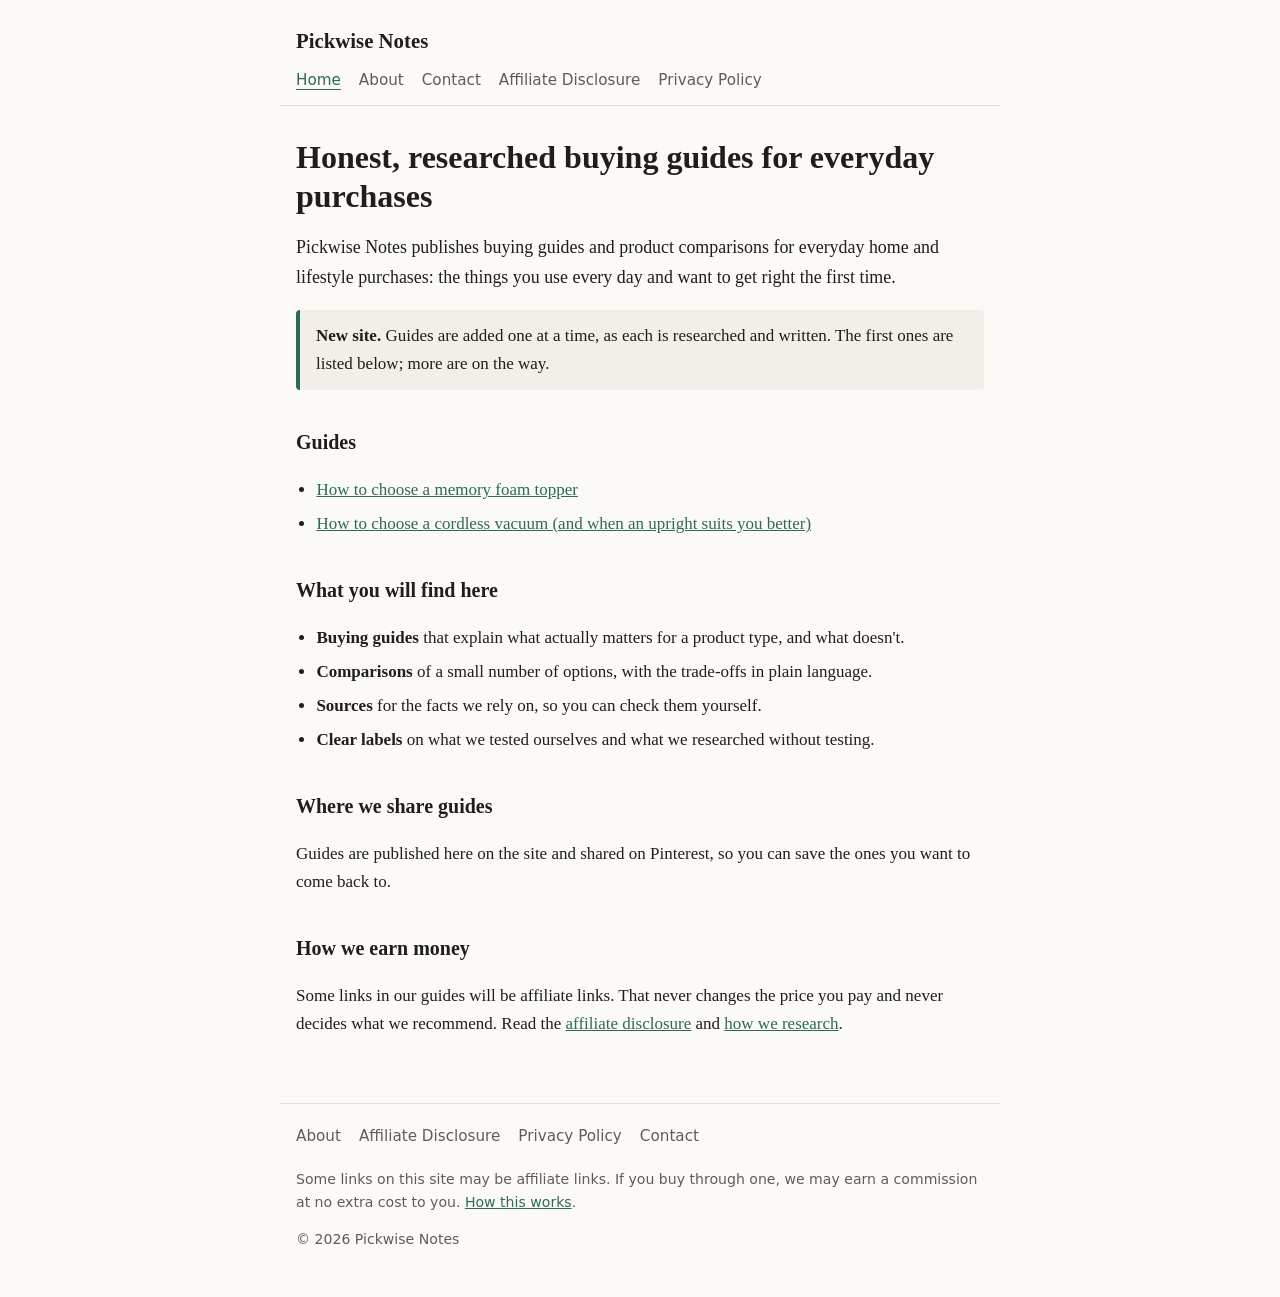
<file: index.html>
<!doctype html>
<html lang="en">
<head>
<meta charset="utf-8">
<meta name="viewport" content="width=device-width, initial-scale=1">
<title>Pickwise Notes: honest buying guides for everyday purchases</title>
<meta name="description" content="Honest, researched buying guides and comparisons for everyday home and lifestyle purchases.">
<meta name="p:domain_verify" content="fe6a9e7fad22f0411eff3d90922be189"/>
<link rel="icon" href="favicon.ico" sizes="any">
<link rel="icon" type="image/png" sizes="32x32" href="favicon-32.png">
<link rel="apple-touch-icon" href="apple-touch-icon.png">
<link rel="manifest" href="site.webmanifest">
<meta name="theme-color" content="#2f6f5e">
<link rel="stylesheet" href="style.css">
<link rel="canonical" href="https://pickwisenotes.com/">
</head>
<body>
<header class="site-header">
  <a class="brand" href="index.html">Pickwise Notes</a>
  <nav aria-label="Main">
    <a href="index.html" aria-current="page">Home</a>
    <a href="about.html">About</a>
    <a href="contact.html">Contact</a>
    <a href="disclosure.html">Affiliate Disclosure</a>
    <a href="privacy.html">Privacy Policy</a>
  </nav>
</header>
<main>
<section class="hero">
  <h1>Honest, researched buying guides for everyday purchases</h1>
  <p class="lead">Pickwise Notes publishes buying guides and product comparisons for everyday home and
  lifestyle purchases: the things you use every day and want to get right the first time.</p>
</section>
<p class="notice"><strong>New site.</strong> Guides are added one at a time, as each is researched and
written. The first ones are listed below; more are on the way.</p>
<h2>Guides</h2>
<ul class="guides">
<!-- guides:start -->
  <li><a href="how-to-choose-a-memory-foam-topper.html">How to choose a memory foam topper</a></li>
  <li><a href="how-to-choose-a-cordless-vacuum-and-when-an-upright-suits-you-better.html">How to choose a cordless vacuum (and when an upright suits you better)</a></li>
<!-- guides:end -->
</ul>
<h2>What you will find here</h2>
<ul>
  <li><strong>Buying guides</strong> that explain what actually matters for a product type, and what doesn't.</li>
  <li><strong>Comparisons</strong> of a small number of options, with the trade-offs in plain language.</li>
  <li><strong>Sources</strong> for the facts we rely on, so you can check them yourself.</li>
  <li><strong>Clear labels</strong> on what we tested ourselves and what we researched without testing.</li>
</ul>
<h2>Where we share guides</h2>
<p>Guides are published here on the site and shared on Pinterest, so you can save the ones you want
to come back to.</p>
<h2>How we earn money</h2>
<p>Some links in our guides will be affiliate links. That never changes the price you pay and never
decides what we recommend. Read the <a href="disclosure.html">affiliate disclosure</a> and
<a href="about.html">how we research</a>.</p>
</main>
<footer class="site-footer">
  <nav aria-label="Footer">
    <a href="about.html">About</a>
    <a href="disclosure.html">Affiliate Disclosure</a>
    <a href="privacy.html">Privacy Policy</a>
    <a href="contact.html">Contact</a>
  </nav>
  <p>Some links on this site may be affiliate links. If you buy through one, we may earn a commission
  at no extra cost to you. <a href="disclosure.html">How this works</a>.</p>
  <p>&copy; 2026 Pickwise Notes</p>
</footer>
</body>
</html>
</file>
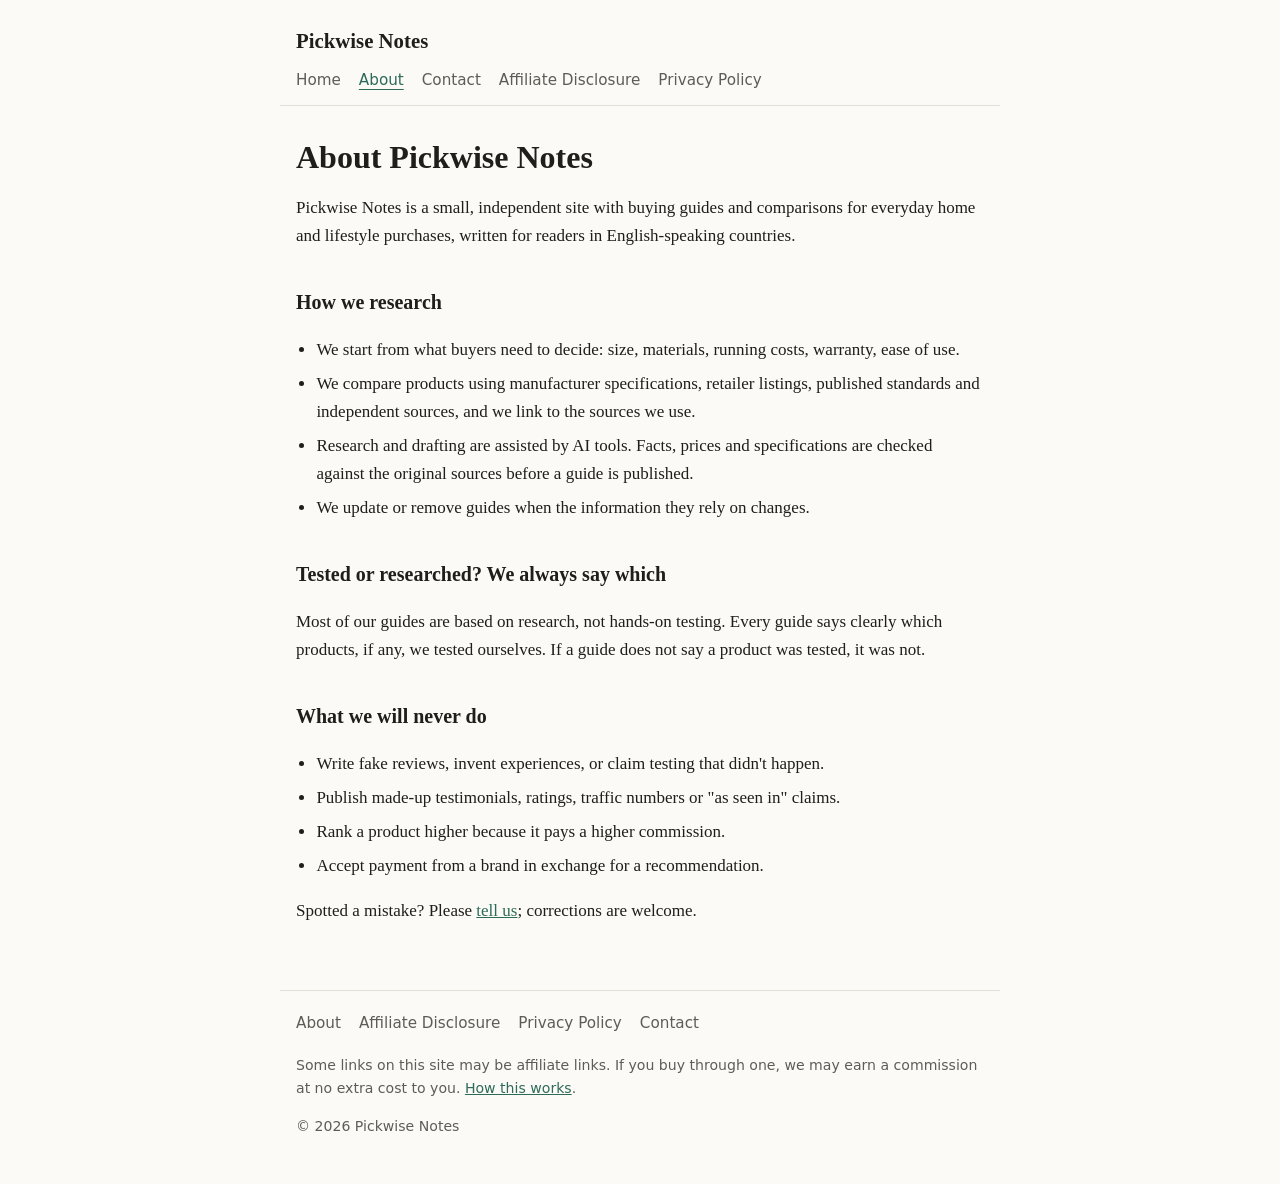
<file: about.html>
<!doctype html>
<html lang="en">
<head>
<meta charset="utf-8">
<meta name="viewport" content="width=device-width, initial-scale=1">
<title>About | Pickwise Notes</title>
<meta name="description" content="How Pickwise Notes researches buying guides, and what we will never do.">
<meta name="p:domain_verify" content="fe6a9e7fad22f0411eff3d90922be189"/>
<link rel="icon" href="favicon.ico" sizes="any">
<link rel="icon" type="image/png" sizes="32x32" href="favicon-32.png">
<link rel="apple-touch-icon" href="apple-touch-icon.png">
<link rel="manifest" href="site.webmanifest">
<meta name="theme-color" content="#2f6f5e">
<link rel="stylesheet" href="style.css">
<link rel="canonical" href="https://pickwisenotes.com/about.html">
</head>
<body>
<header class="site-header">
  <a class="brand" href="index.html">Pickwise Notes</a>
  <nav aria-label="Main">
    <a href="index.html">Home</a>
    <a href="about.html" aria-current="page">About</a>
    <a href="contact.html">Contact</a>
    <a href="disclosure.html">Affiliate Disclosure</a>
    <a href="privacy.html">Privacy Policy</a>
  </nav>
</header>
<main>
<h1>About Pickwise Notes</h1>
<p>Pickwise Notes is a small, independent site with buying guides and comparisons for everyday home and
lifestyle purchases, written for readers in English-speaking countries.</p>
<h2>How we research</h2>
<ul>
  <li>We start from what buyers need to decide: size, materials, running costs, warranty, ease of use.</li>
  <li>We compare products using manufacturer specifications, retailer listings, published standards
  and independent sources, and we link to the sources we use.</li>
  <li>Research and drafting are assisted by AI tools. Facts, prices and specifications are checked
  against the original sources before a guide is published.</li>
  <li>We update or remove guides when the information they rely on changes.</li>
</ul>
<h2>Tested or researched? We always say which</h2>
<p>Most of our guides are based on research, not hands-on testing. Every guide says clearly which
products, if any, we tested ourselves. If a guide does not say a product was tested, it was not.</p>
<h2>What we will never do</h2>
<ul>
  <li>Write fake reviews, invent experiences, or claim testing that didn't happen.</li>
  <li>Publish made-up testimonials, ratings, traffic numbers or "as seen in" claims.</li>
  <li>Rank a product higher because it pays a higher commission.</li>
  <li>Accept payment from a brand in exchange for a recommendation.</li>
</ul>
<p>Spotted a mistake? Please <a href="contact.html">tell us</a>; corrections are welcome.</p>
</main>
<footer class="site-footer">
  <nav aria-label="Footer">
    <a href="about.html">About</a>
    <a href="disclosure.html">Affiliate Disclosure</a>
    <a href="privacy.html">Privacy Policy</a>
    <a href="contact.html">Contact</a>
  </nav>
  <p>Some links on this site may be affiliate links. If you buy through one, we may earn a commission
  at no extra cost to you. <a href="disclosure.html">How this works</a>.</p>
  <p>&copy; 2026 Pickwise Notes</p>
</footer>
</body>
</html>
</file>
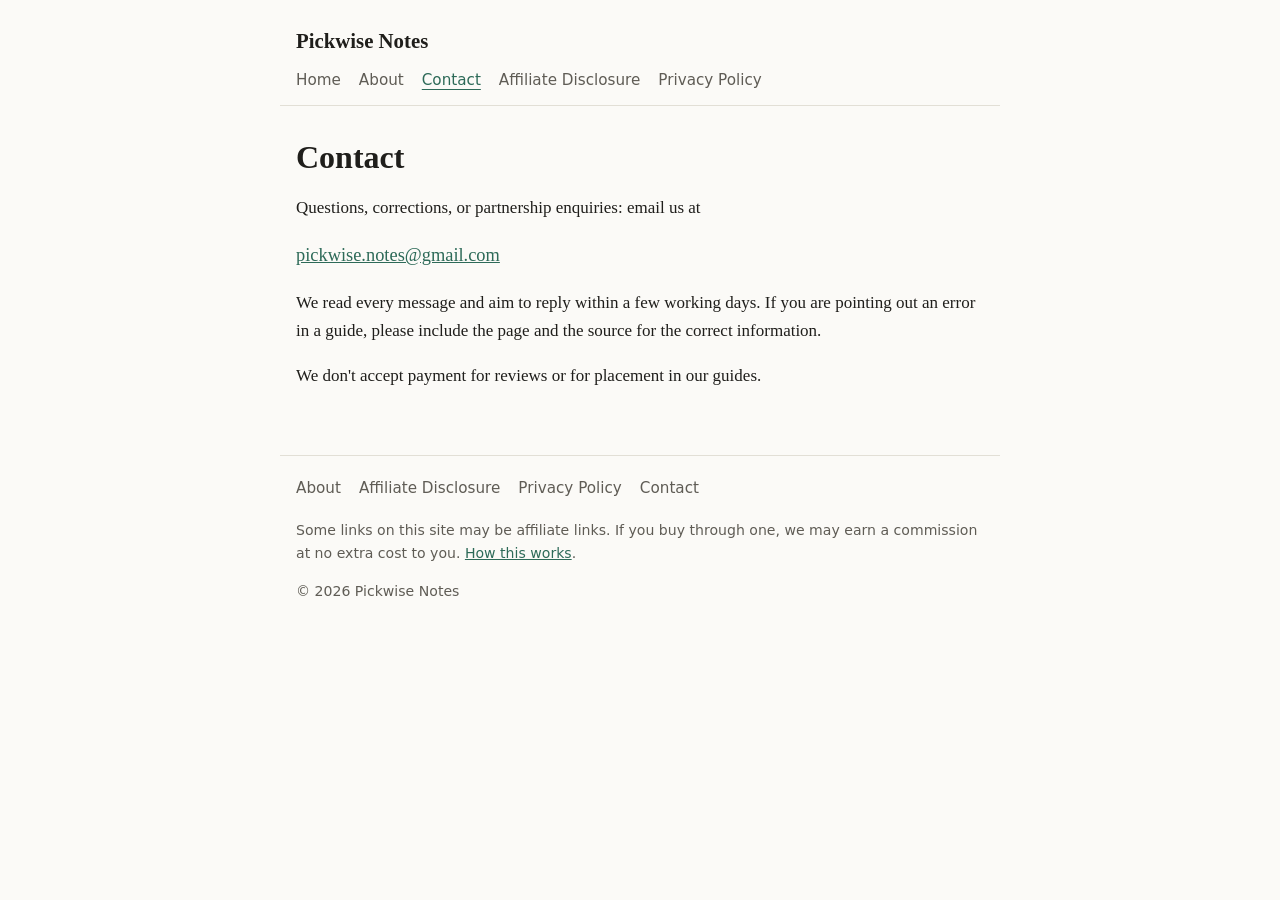
<file: contact.html>
<!doctype html>
<html lang="en">
<head>
<meta charset="utf-8">
<meta name="viewport" content="width=device-width, initial-scale=1">
<title>Contact | Pickwise Notes</title>
<meta name="description" content="How to contact Pickwise Notes.">
<meta name="p:domain_verify" content="fe6a9e7fad22f0411eff3d90922be189"/>
<link rel="icon" href="favicon.ico" sizes="any">
<link rel="icon" type="image/png" sizes="32x32" href="favicon-32.png">
<link rel="apple-touch-icon" href="apple-touch-icon.png">
<link rel="manifest" href="site.webmanifest">
<meta name="theme-color" content="#2f6f5e">
<link rel="stylesheet" href="style.css">
<link rel="canonical" href="https://pickwisenotes.com/contact.html">
</head>
<body>
<header class="site-header">
  <a class="brand" href="index.html">Pickwise Notes</a>
  <nav aria-label="Main">
    <a href="index.html">Home</a>
    <a href="about.html">About</a>
    <a href="contact.html" aria-current="page">Contact</a>
    <a href="disclosure.html">Affiliate Disclosure</a>
    <a href="privacy.html">Privacy Policy</a>
  </nav>
</header>
<main>
<h1>Contact</h1>
<p>Questions, corrections, or partnership enquiries: email us at</p>
<p class="email"><a href="mailto:pickwise.notes@gmail.com">pickwise.notes@gmail.com</a></p>
<p>We read every message and aim to reply within a few working days. If you are pointing out an
error in a guide, please include the page and the source for the correct information.</p>
<p>We don't accept payment for reviews or for placement in our guides.</p>
</main>
<footer class="site-footer">
  <nav aria-label="Footer">
    <a href="about.html">About</a>
    <a href="disclosure.html">Affiliate Disclosure</a>
    <a href="privacy.html">Privacy Policy</a>
    <a href="contact.html">Contact</a>
  </nav>
  <p>Some links on this site may be affiliate links. If you buy through one, we may earn a commission
  at no extra cost to you. <a href="disclosure.html">How this works</a>.</p>
  <p>&copy; 2026 Pickwise Notes</p>
</footer>
</body>
</html>
</file>
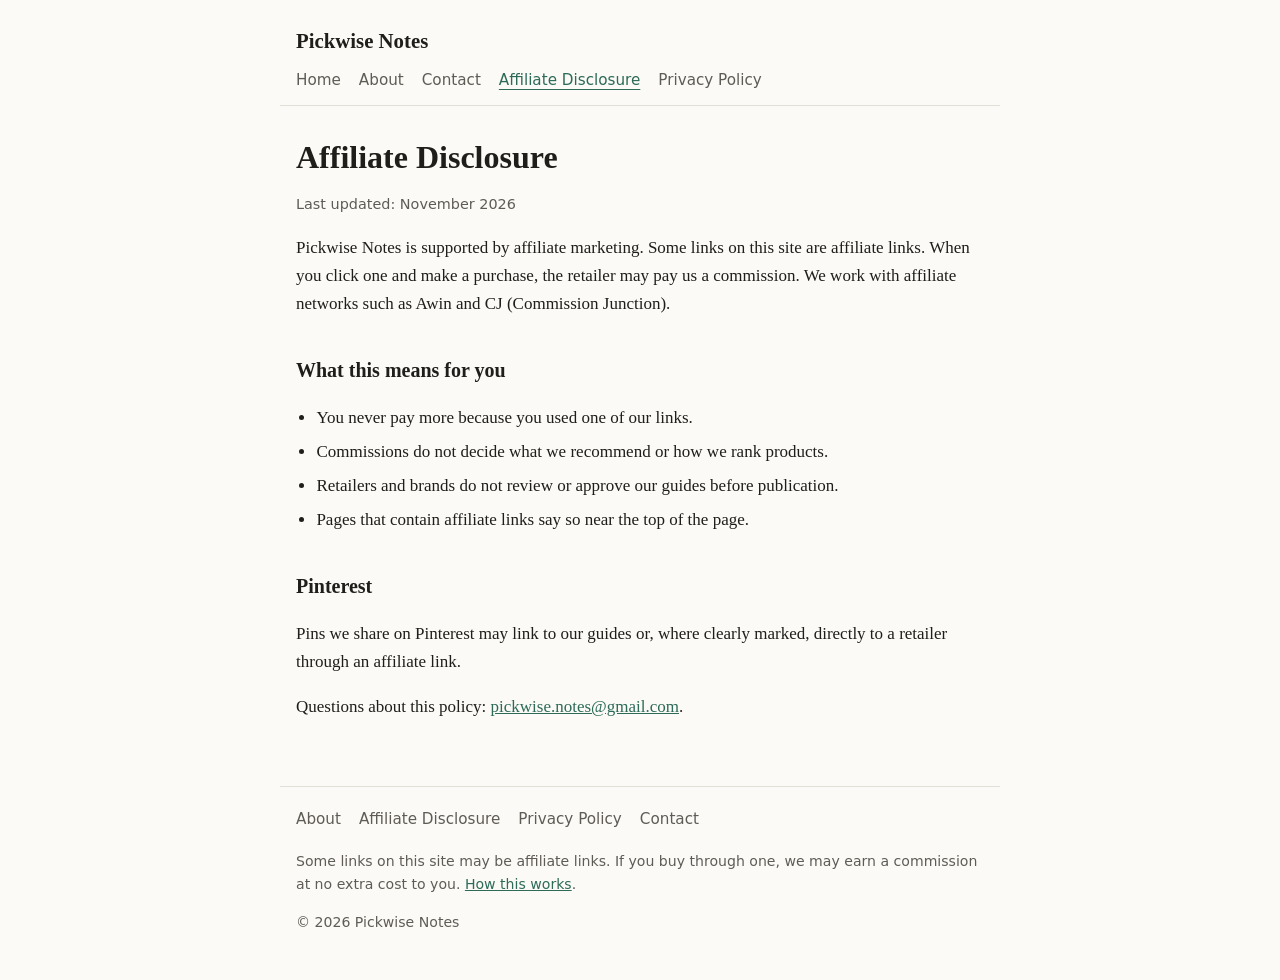
<file: disclosure.html>
<!doctype html>
<html lang="en">
<head>
<meta charset="utf-8">
<meta name="viewport" content="width=device-width, initial-scale=1">
<title>Affiliate Disclosure | Pickwise Notes</title>
<meta name="description" content="How Pickwise Notes earns money through affiliate links.">
<meta name="p:domain_verify" content="fe6a9e7fad22f0411eff3d90922be189"/>
<link rel="icon" href="favicon.ico" sizes="any">
<link rel="icon" type="image/png" sizes="32x32" href="favicon-32.png">
<link rel="apple-touch-icon" href="apple-touch-icon.png">
<link rel="manifest" href="site.webmanifest">
<meta name="theme-color" content="#2f6f5e">
<link rel="stylesheet" href="style.css">
<link rel="canonical" href="https://pickwisenotes.com/disclosure.html">
</head>
<body>
<header class="site-header">
  <a class="brand" href="index.html">Pickwise Notes</a>
  <nav aria-label="Main">
    <a href="index.html">Home</a>
    <a href="about.html">About</a>
    <a href="contact.html">Contact</a>
    <a href="disclosure.html" aria-current="page">Affiliate Disclosure</a>
    <a href="privacy.html">Privacy Policy</a>
  </nav>
</header>
<main>
<h1>Affiliate Disclosure</h1>
<p class="meta">Last updated: November 2026</p>
<p>Pickwise Notes is supported by affiliate marketing. Some links on this site are affiliate links. When you
click one and make a purchase, the retailer may pay us a commission. We work with affiliate networks
such as Awin and CJ (Commission Junction).</p>
<h2>What this means for you</h2>
<ul>
  <li>You never pay more because you used one of our links.</li>
  <li>Commissions do not decide what we recommend or how we rank products.</li>
  <li>Retailers and brands do not review or approve our guides before publication.</li>
  <li>Pages that contain affiliate links say so near the top of the page.</li>
</ul>
<h2>Pinterest</h2>
<p>Pins we share on Pinterest may link to our guides or, where clearly marked, directly to a retailer
through an affiliate link.</p>
<p>Questions about this policy: <a href="mailto:pickwise.notes@gmail.com">pickwise.notes@gmail.com</a>.</p>
</main>
<footer class="site-footer">
  <nav aria-label="Footer">
    <a href="about.html">About</a>
    <a href="disclosure.html">Affiliate Disclosure</a>
    <a href="privacy.html">Privacy Policy</a>
    <a href="contact.html">Contact</a>
  </nav>
  <p>Some links on this site may be affiliate links. If you buy through one, we may earn a commission
  at no extra cost to you. <a href="disclosure.html">How this works</a>.</p>
  <p>&copy; 2026 Pickwise Notes</p>
</footer>
</body>
</html>
</file>
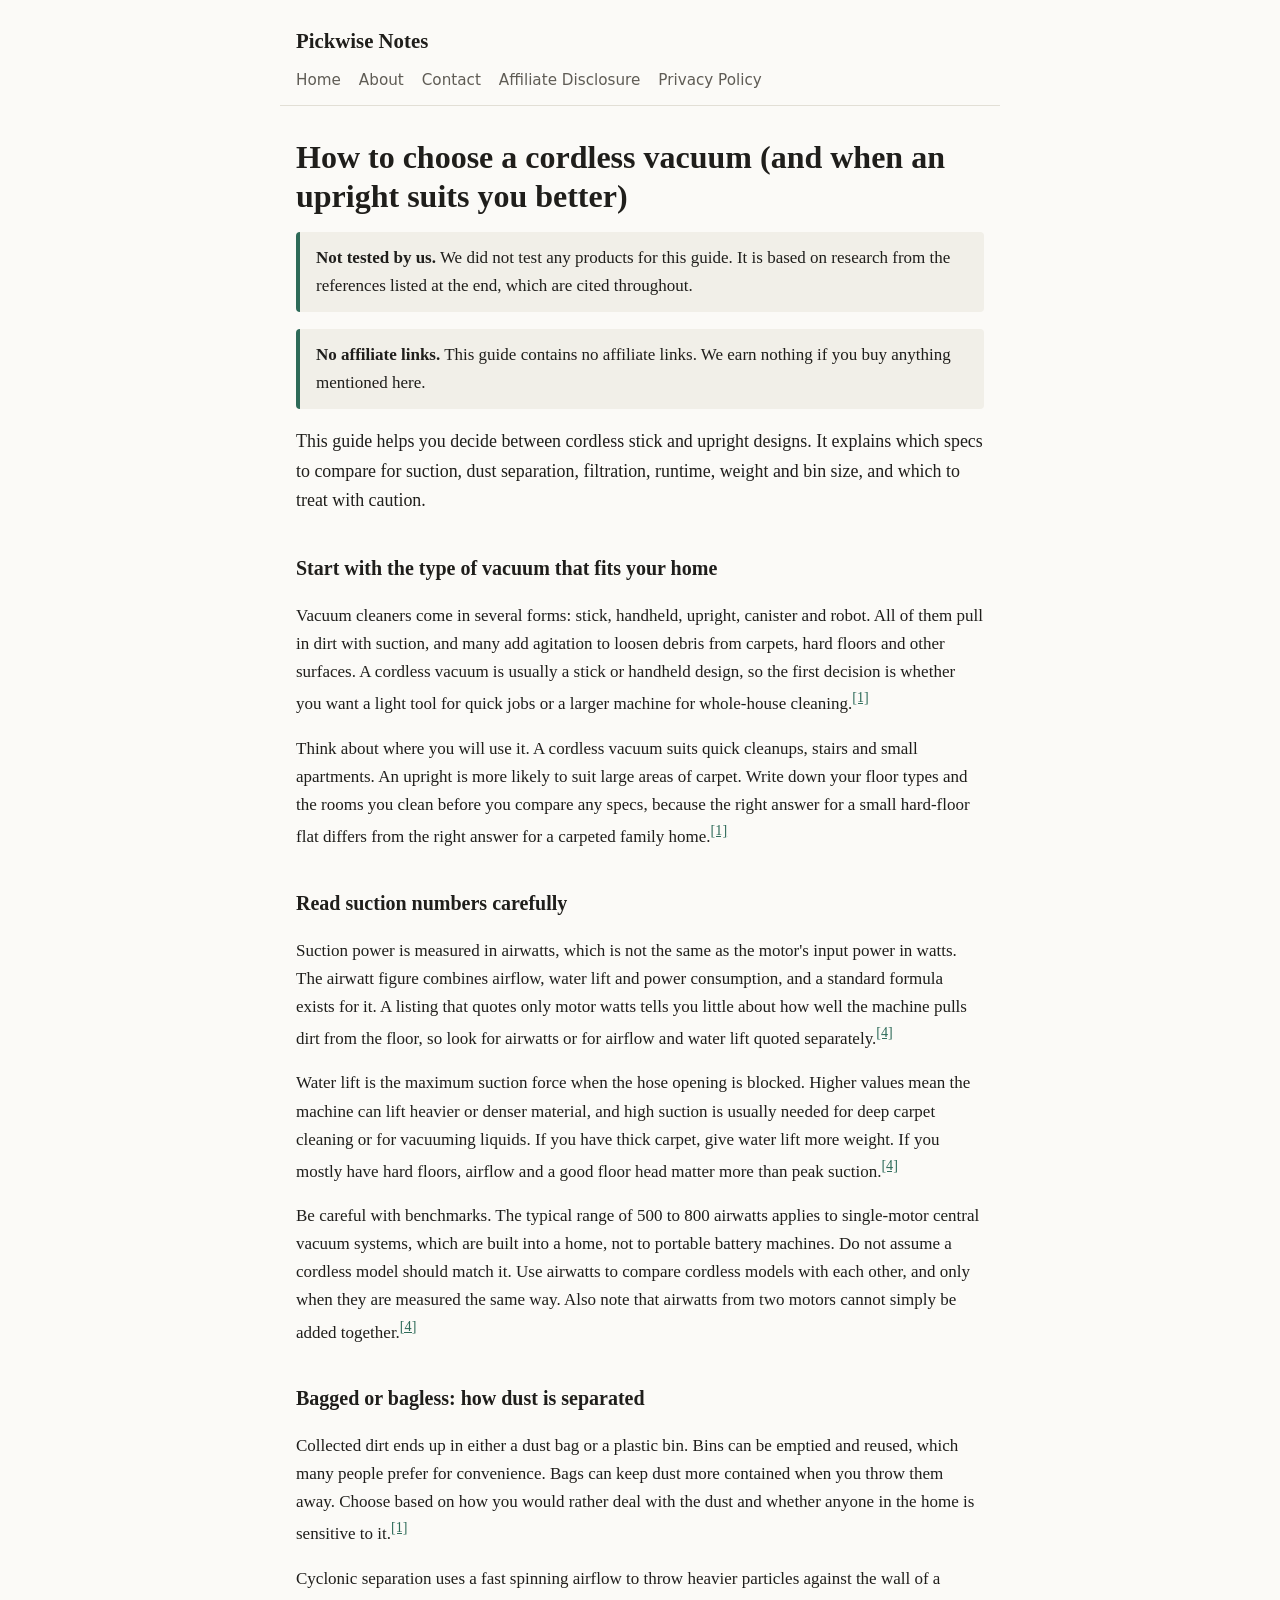
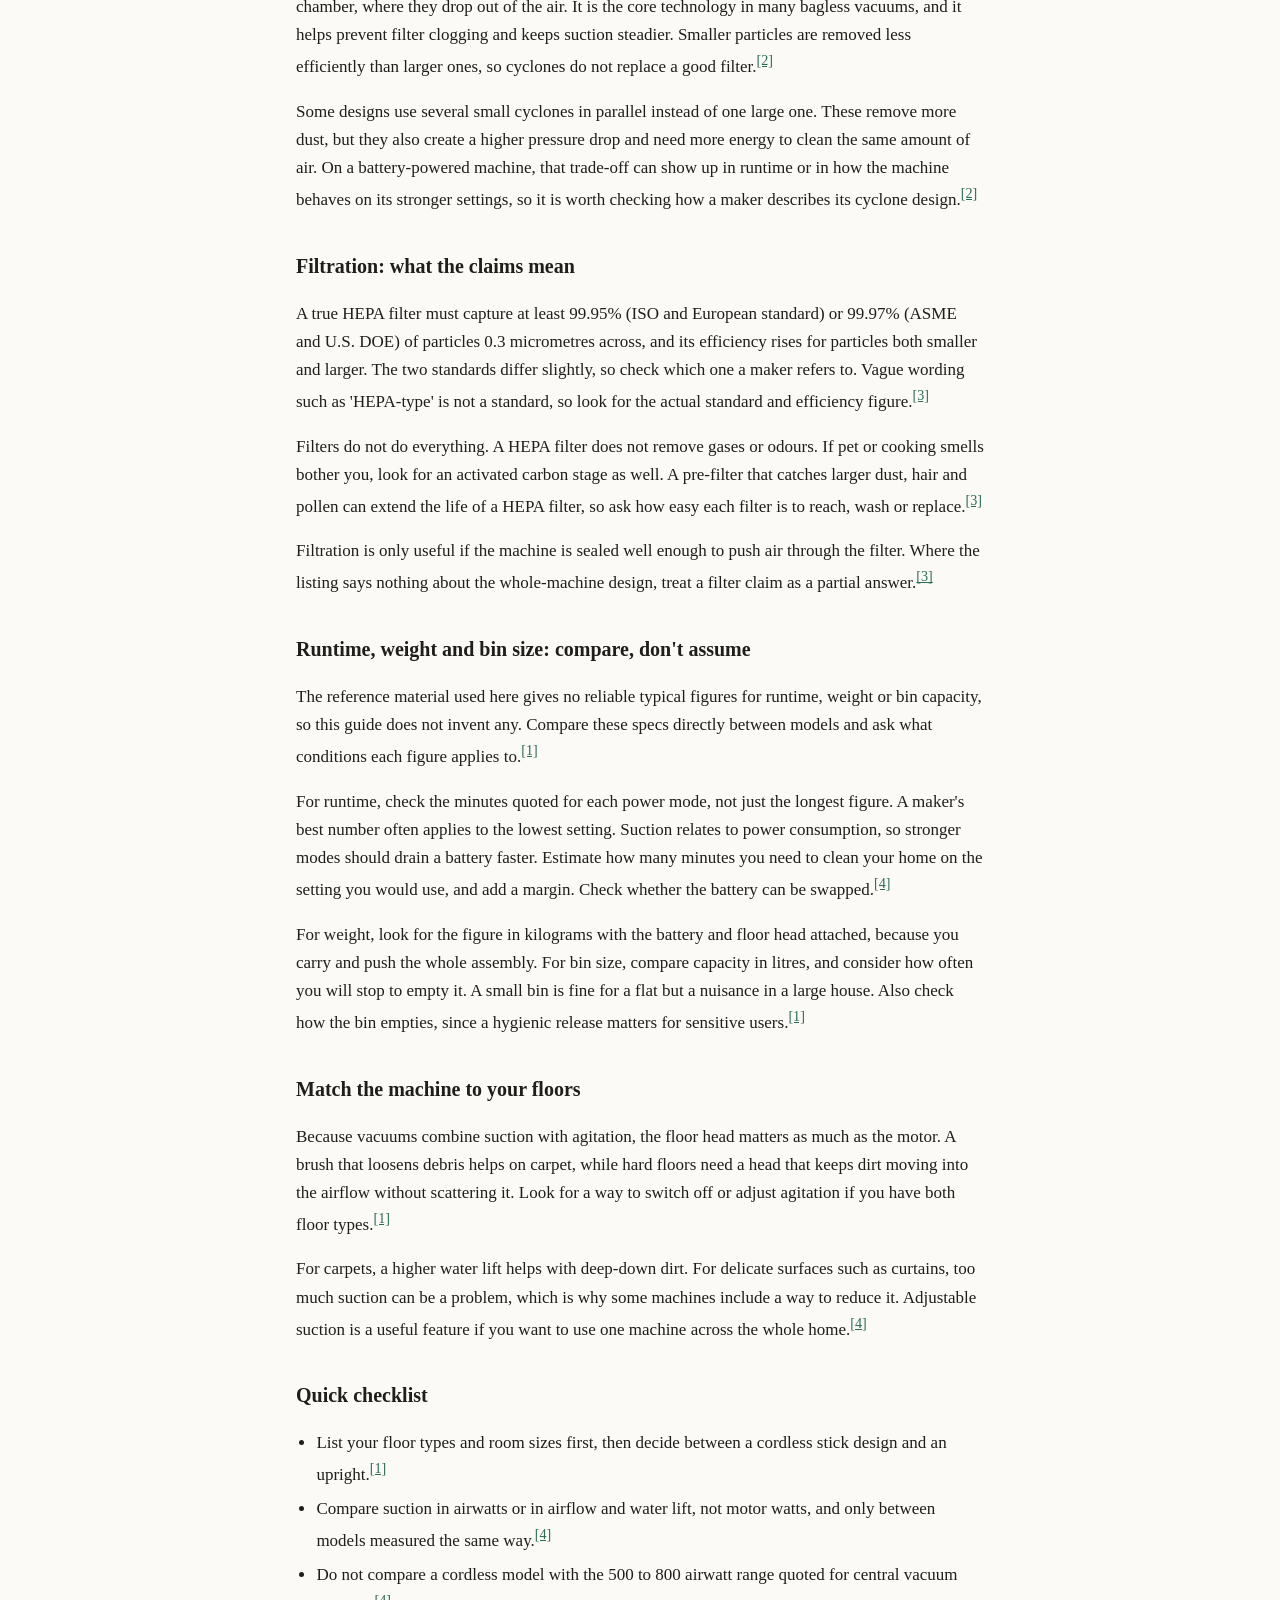
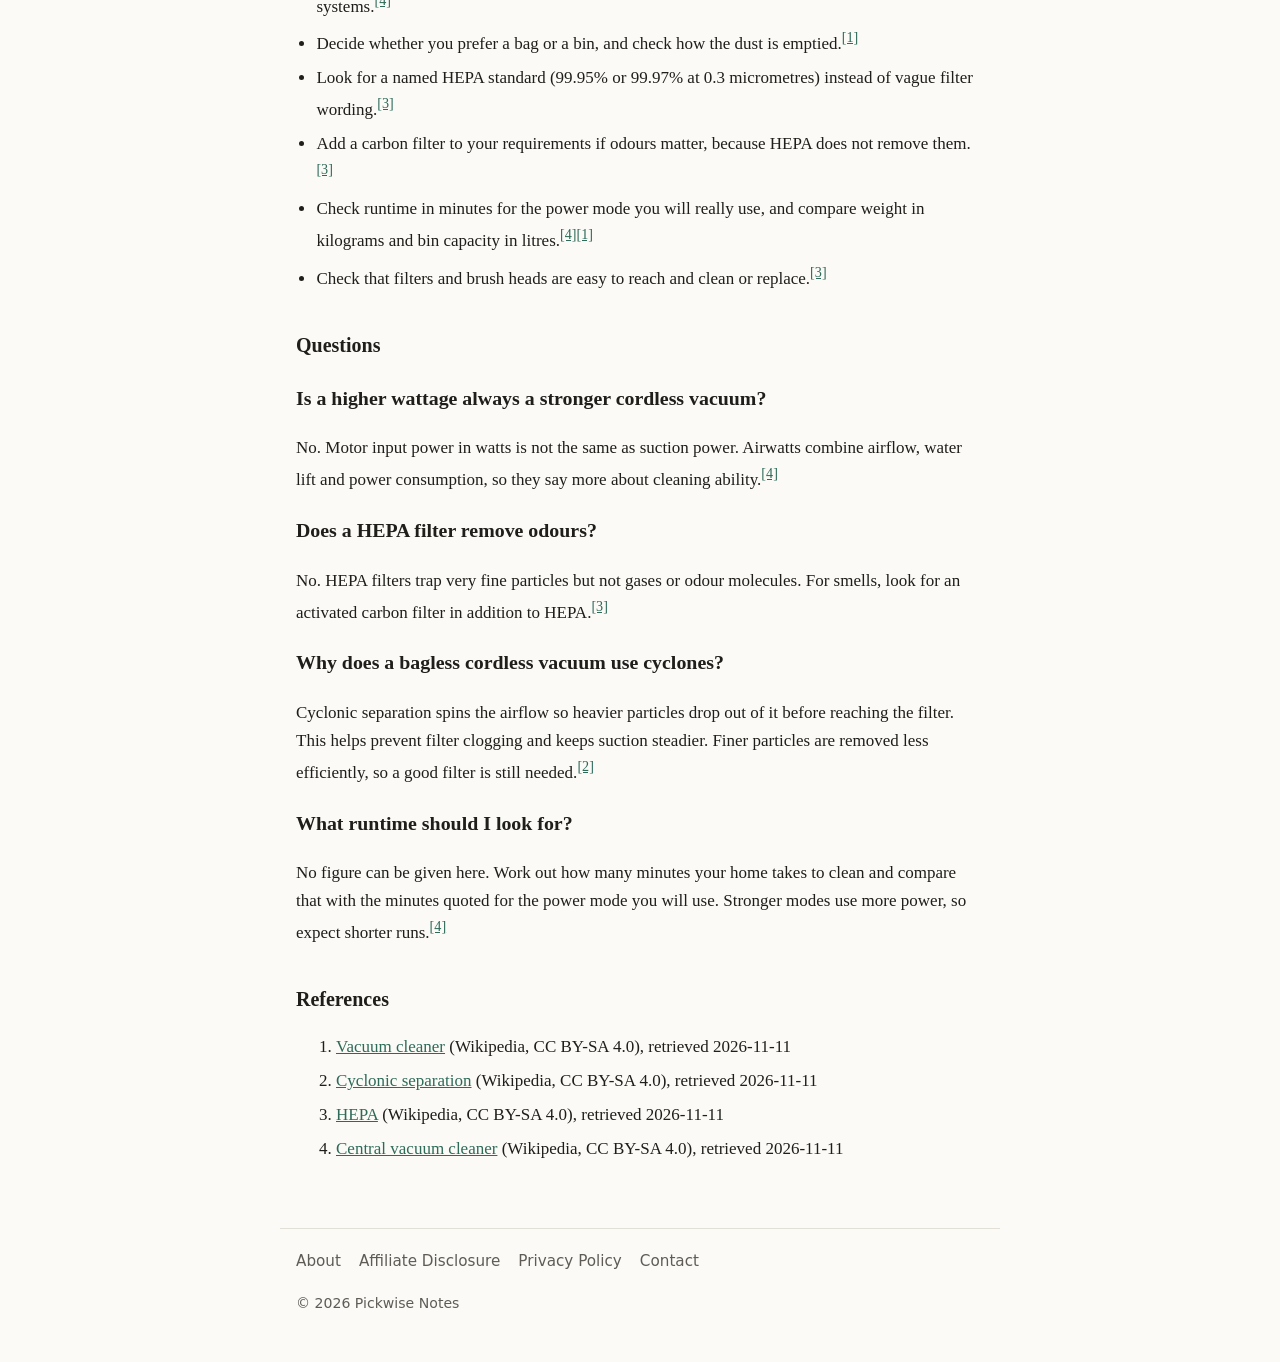
<file: how-to-choose-a-cordless-vacuum-and-when-an-upright-suits-you-better.html>
<!doctype html>
<html lang="en">
<head>
<meta charset="utf-8">
<meta name="viewport" content="width=device-width, initial-scale=1">
<title>How to choose a cordless vacuum (and when an upright suits you better) | Pickwise Notes</title>
<meta name="description" content="This guide helps you decide between cordless stick and upright designs. It explains which specs to compare for suction, dust separation, filtration…">
<meta name="p:domain_verify" content="fe6a9e7fad22f0411eff3d90922be189"/>
<link rel="icon" href="favicon.ico" sizes="any">
<link rel="icon" type="image/png" sizes="32x32" href="favicon-32.png">
<link rel="apple-touch-icon" href="apple-touch-icon.png">
<link rel="manifest" href="site.webmanifest">
<meta name="theme-color" content="#2f6f5e">
<link rel="canonical" href="https://pickwisenotes.com/how-to-choose-a-cordless-vacuum-and-when-an-upright-suits-you-better.html">
<link rel="stylesheet" href="style.css">
</head>
<body>
<header class="site-header">
  <a class="brand" href="index.html">Pickwise Notes</a>
  <nav aria-label="Main">
    <a href="index.html">Home</a> <a href="about.html">About</a> <a href="contact.html">Contact</a>
    <a href="disclosure.html">Affiliate Disclosure</a> <a href="privacy.html">Privacy Policy</a>
  </nav>
</header>
<main>
<h1>How to choose a cordless vacuum (and when an upright suits you better)</h1>
<p class="notice"><strong>Not tested by us.</strong> We did not test any products for this guide. It is based on research from the references listed at the end, which are cited throughout.</p>
<p class="notice"><strong>No affiliate links.</strong> This guide contains no affiliate links. We earn nothing if you buy anything mentioned here.</p>
<p class="lead">This guide helps you decide between cordless stick and upright designs. It explains which specs to compare for suction, dust separation, filtration, runtime, weight and bin size, and which to treat with caution.</p>
<h2>Start with the type of vacuum that fits your home</h2>
<p>Vacuum cleaners come in several forms: stick, handheld, upright, canister and robot. All of them pull in dirt with suction, and many add agitation to loosen debris from carpets, hard floors and other surfaces. A cordless vacuum is usually a stick or handheld design, so the first decision is whether you want a light tool for quick jobs or a larger machine for whole-house cleaning.<sup><a href="#src-1">[1]</a></sup></p>
<p>Think about where you will use it. A cordless vacuum suits quick cleanups, stairs and small apartments. An upright is more likely to suit large areas of carpet. Write down your floor types and the rooms you clean before you compare any specs, because the right answer for a small hard-floor flat differs from the right answer for a carpeted family home.<sup><a href="#src-1">[1]</a></sup></p>
<h2>Read suction numbers carefully</h2>
<p>Suction power is measured in airwatts, which is not the same as the motor&#x27;s input power in watts. The airwatt figure combines airflow, water lift and power consumption, and a standard formula exists for it. A listing that quotes only motor watts tells you little about how well the machine pulls dirt from the floor, so look for airwatts or for airflow and water lift quoted separately.<sup><a href="#src-4">[4]</a></sup></p>
<p>Water lift is the maximum suction force when the hose opening is blocked. Higher values mean the machine can lift heavier or denser material, and high suction is usually needed for deep carpet cleaning or for vacuuming liquids. If you have thick carpet, give water lift more weight. If you mostly have hard floors, airflow and a good floor head matter more than peak suction.<sup><a href="#src-4">[4]</a></sup></p>
<p>Be careful with benchmarks. The typical range of 500 to 800 airwatts applies to single-motor central vacuum systems, which are built into a home, not to portable battery machines. Do not assume a cordless model should match it. Use airwatts to compare cordless models with each other, and only when they are measured the same way. Also note that airwatts from two motors cannot simply be added together.<sup><a href="#src-4">[4]</a></sup></p>
<h2>Bagged or bagless: how dust is separated</h2>
<p>Collected dirt ends up in either a dust bag or a plastic bin. Bins can be emptied and reused, which many people prefer for convenience. Bags can keep dust more contained when you throw them away. Choose based on how you would rather deal with the dust and whether anyone in the home is sensitive to it.<sup><a href="#src-1">[1]</a></sup></p>
<p>Cyclonic separation uses a fast spinning airflow to throw heavier particles against the wall of a chamber, where they drop out of the air. It is the core technology in many bagless vacuums, and it helps prevent filter clogging and keeps suction steadier. Smaller particles are removed less efficiently than larger ones, so cyclones do not replace a good filter.<sup><a href="#src-2">[2]</a></sup></p>
<p>Some designs use several small cyclones in parallel instead of one large one. These remove more dust, but they also create a higher pressure drop and need more energy to clean the same amount of air. On a battery-powered machine, that trade-off can show up in runtime or in how the machine behaves on its stronger settings, so it is worth checking how a maker describes its cyclone design.<sup><a href="#src-2">[2]</a></sup></p>
<h2>Filtration: what the claims mean</h2>
<p>A true HEPA filter must capture at least 99.95% (ISO and European standard) or 99.97% (ASME and U.S. DOE) of particles 0.3 micrometres across, and its efficiency rises for particles both smaller and larger. The two standards differ slightly, so check which one a maker refers to. Vague wording such as &#x27;HEPA-type&#x27; is not a standard, so look for the actual standard and efficiency figure.<sup><a href="#src-3">[3]</a></sup></p>
<p>Filters do not do everything. A HEPA filter does not remove gases or odours. If pet or cooking smells bother you, look for an activated carbon stage as well. A pre-filter that catches larger dust, hair and pollen can extend the life of a HEPA filter, so ask how easy each filter is to reach, wash or replace.<sup><a href="#src-3">[3]</a></sup></p>
<p>Filtration is only useful if the machine is sealed well enough to push air through the filter. Where the listing says nothing about the whole-machine design, treat a filter claim as a partial answer.<sup><a href="#src-3">[3]</a></sup></p>
<h2>Runtime, weight and bin size: compare, don&#x27;t assume</h2>
<p>The reference material used here gives no reliable typical figures for runtime, weight or bin capacity, so this guide does not invent any. Compare these specs directly between models and ask what conditions each figure applies to.<sup><a href="#src-1">[1]</a></sup></p>
<p>For runtime, check the minutes quoted for each power mode, not just the longest figure. A maker&#x27;s best number often applies to the lowest setting. Suction relates to power consumption, so stronger modes should drain a battery faster. Estimate how many minutes you need to clean your home on the setting you would use, and add a margin. Check whether the battery can be swapped.<sup><a href="#src-4">[4]</a></sup></p>
<p>For weight, look for the figure in kilograms with the battery and floor head attached, because you carry and push the whole assembly. For bin size, compare capacity in litres, and consider how often you will stop to empty it. A small bin is fine for a flat but a nuisance in a large house. Also check how the bin empties, since a hygienic release matters for sensitive users.<sup><a href="#src-1">[1]</a></sup></p>
<h2>Match the machine to your floors</h2>
<p>Because vacuums combine suction with agitation, the floor head matters as much as the motor. A brush that loosens debris helps on carpet, while hard floors need a head that keeps dirt moving into the airflow without scattering it. Look for a way to switch off or adjust agitation if you have both floor types.<sup><a href="#src-1">[1]</a></sup></p>
<p>For carpets, a higher water lift helps with deep-down dirt. For delicate surfaces such as curtains, too much suction can be a problem, which is why some machines include a way to reduce it. Adjustable suction is a useful feature if you want to use one machine across the whole home.<sup><a href="#src-4">[4]</a></sup></p>
<h2>Quick checklist</h2><ul>
<li>List your floor types and room sizes first, then decide between a cordless stick design and an upright.<sup><a href="#src-1">[1]</a></sup></li>
<li>Compare suction in airwatts or in airflow and water lift, not motor watts, and only between models measured the same way.<sup><a href="#src-4">[4]</a></sup></li>
<li>Do not compare a cordless model with the 500 to 800 airwatt range quoted for central vacuum systems.<sup><a href="#src-4">[4]</a></sup></li>
<li>Decide whether you prefer a bag or a bin, and check how the dust is emptied.<sup><a href="#src-1">[1]</a></sup></li>
<li>Look for a named HEPA standard (99.95% or 99.97% at 0.3 micrometres) instead of vague filter wording.<sup><a href="#src-3">[3]</a></sup></li>
<li>Add a carbon filter to your requirements if odours matter, because HEPA does not remove them.<sup><a href="#src-3">[3]</a></sup></li>
<li>Check runtime in minutes for the power mode you will really use, and compare weight in kilograms and bin capacity in litres.<sup><a href="#src-4">[4]</a></sup><sup><a href="#src-1">[1]</a></sup></li>
<li>Check that filters and brush heads are easy to reach and clean or replace.<sup><a href="#src-3">[3]</a></sup></li>
</ul>
<h2>Questions</h2>
<h3>Is a higher wattage always a stronger cordless vacuum?</h3><p>No. Motor input power in watts is not the same as suction power. Airwatts combine airflow, water lift and power consumption, so they say more about cleaning ability.<sup><a href="#src-4">[4]</a></sup></p>
<h3>Does a HEPA filter remove odours?</h3><p>No. HEPA filters trap very fine particles but not gases or odour molecules. For smells, look for an activated carbon filter in addition to HEPA.<sup><a href="#src-3">[3]</a></sup></p>
<h3>Why does a bagless cordless vacuum use cyclones?</h3><p>Cyclonic separation spins the airflow so heavier particles drop out of it before reaching the filter. This helps prevent filter clogging and keeps suction steadier. Finer particles are removed less efficiently, so a good filter is still needed.<sup><a href="#src-2">[2]</a></sup></p>
<h3>What runtime should I look for?</h3><p>No figure can be given here. Work out how many minutes your home takes to clean and compare that with the minutes quoted for the power mode you will use. Stronger modes use more power, so expect shorter runs.<sup><a href="#src-4">[4]</a></sup></p>
<h2>References</h2><ol class="references">
<li id="src-1"><a href="https://en.wikipedia.org/wiki/Vacuum_cleaner">Vacuum cleaner</a> (Wikipedia, CC BY-SA 4.0), retrieved 2026-11-11</li>
<li id="src-2"><a href="https://en.wikipedia.org/wiki/Cyclonic_separation">Cyclonic separation</a> (Wikipedia, CC BY-SA 4.0), retrieved 2026-11-11</li>
<li id="src-3"><a href="https://en.wikipedia.org/wiki/HEPA">HEPA</a> (Wikipedia, CC BY-SA 4.0), retrieved 2026-11-11</li>
<li id="src-4"><a href="https://en.wikipedia.org/wiki/Central_vacuum_cleaner">Central vacuum cleaner</a> (Wikipedia, CC BY-SA 4.0), retrieved 2026-11-11</li>
</ol>
</main>
<footer class="site-footer">
  <nav aria-label="Footer">
    <a href="about.html">About</a> <a href="disclosure.html">Affiliate Disclosure</a>
    <a href="privacy.html">Privacy Policy</a> <a href="contact.html">Contact</a>
  </nav>
  <p>&copy; 2026 Pickwise Notes</p>
</footer>
</body>
</html>
</file>
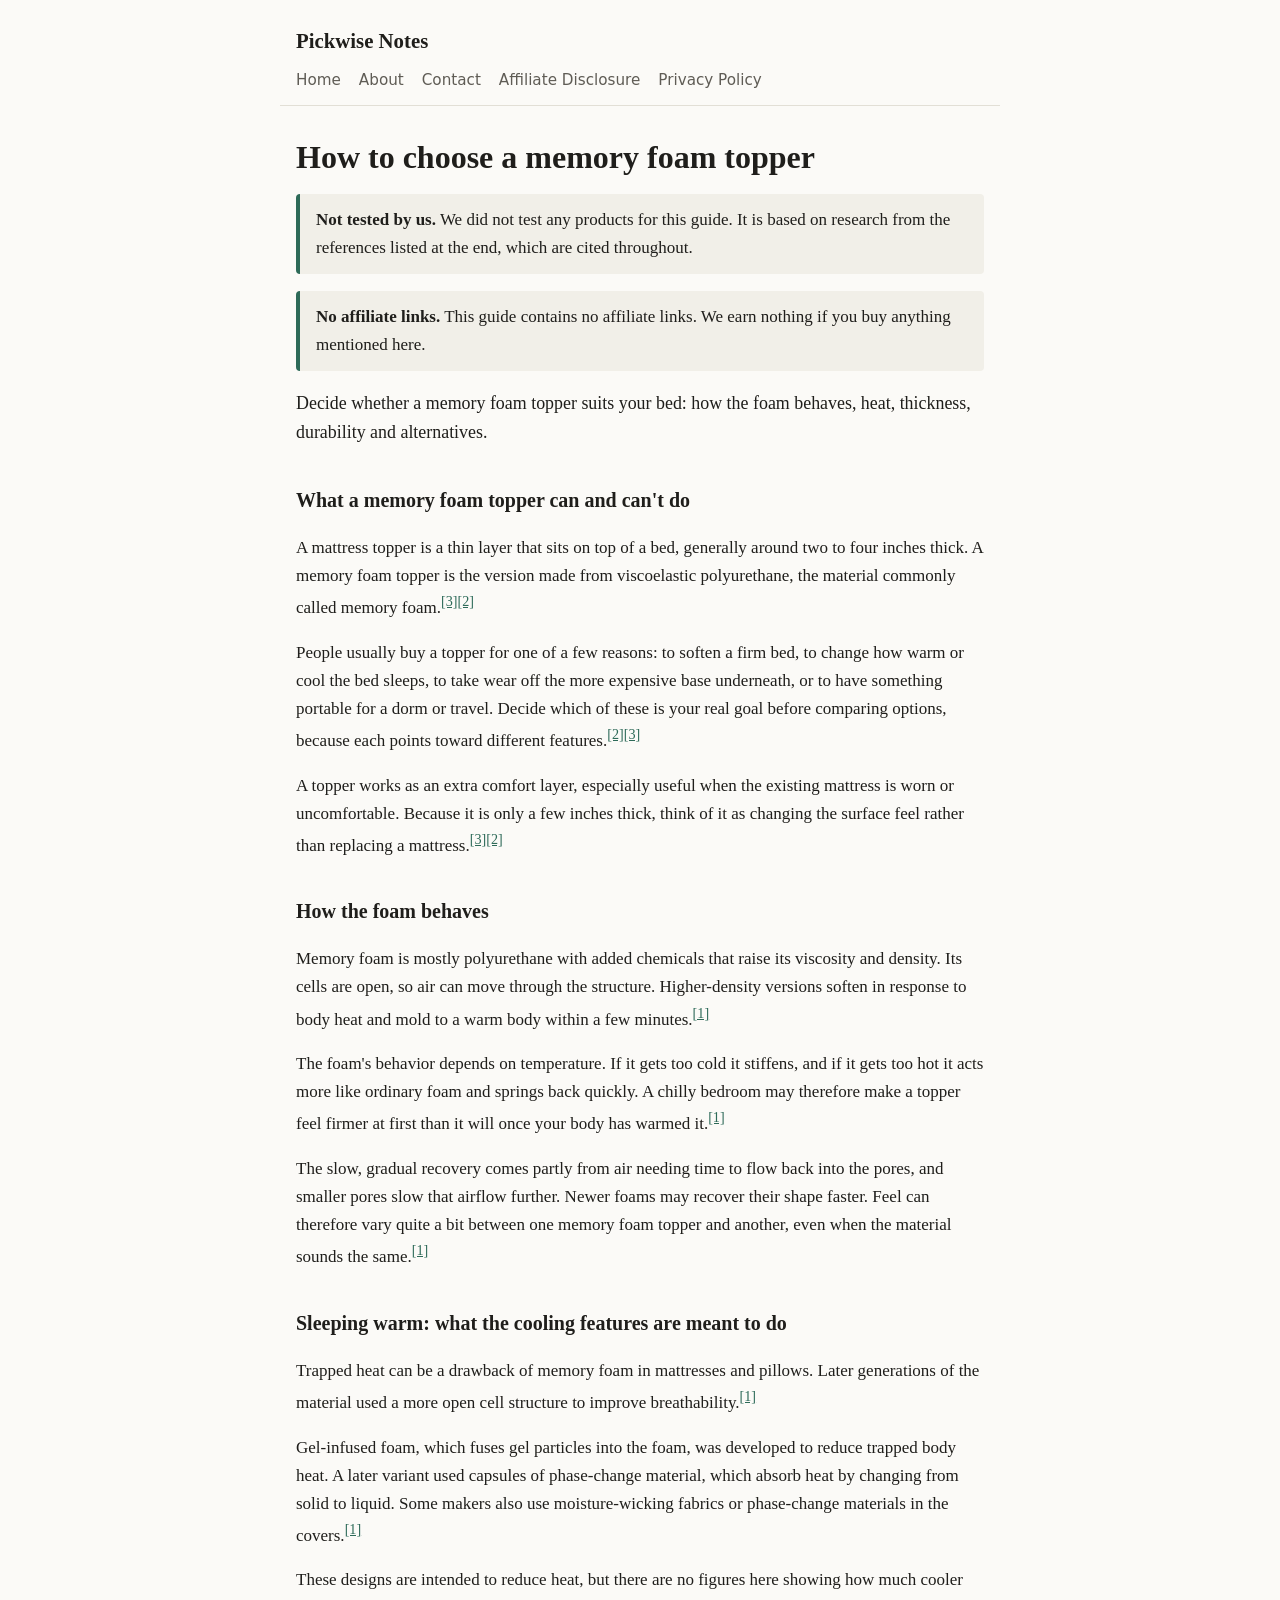
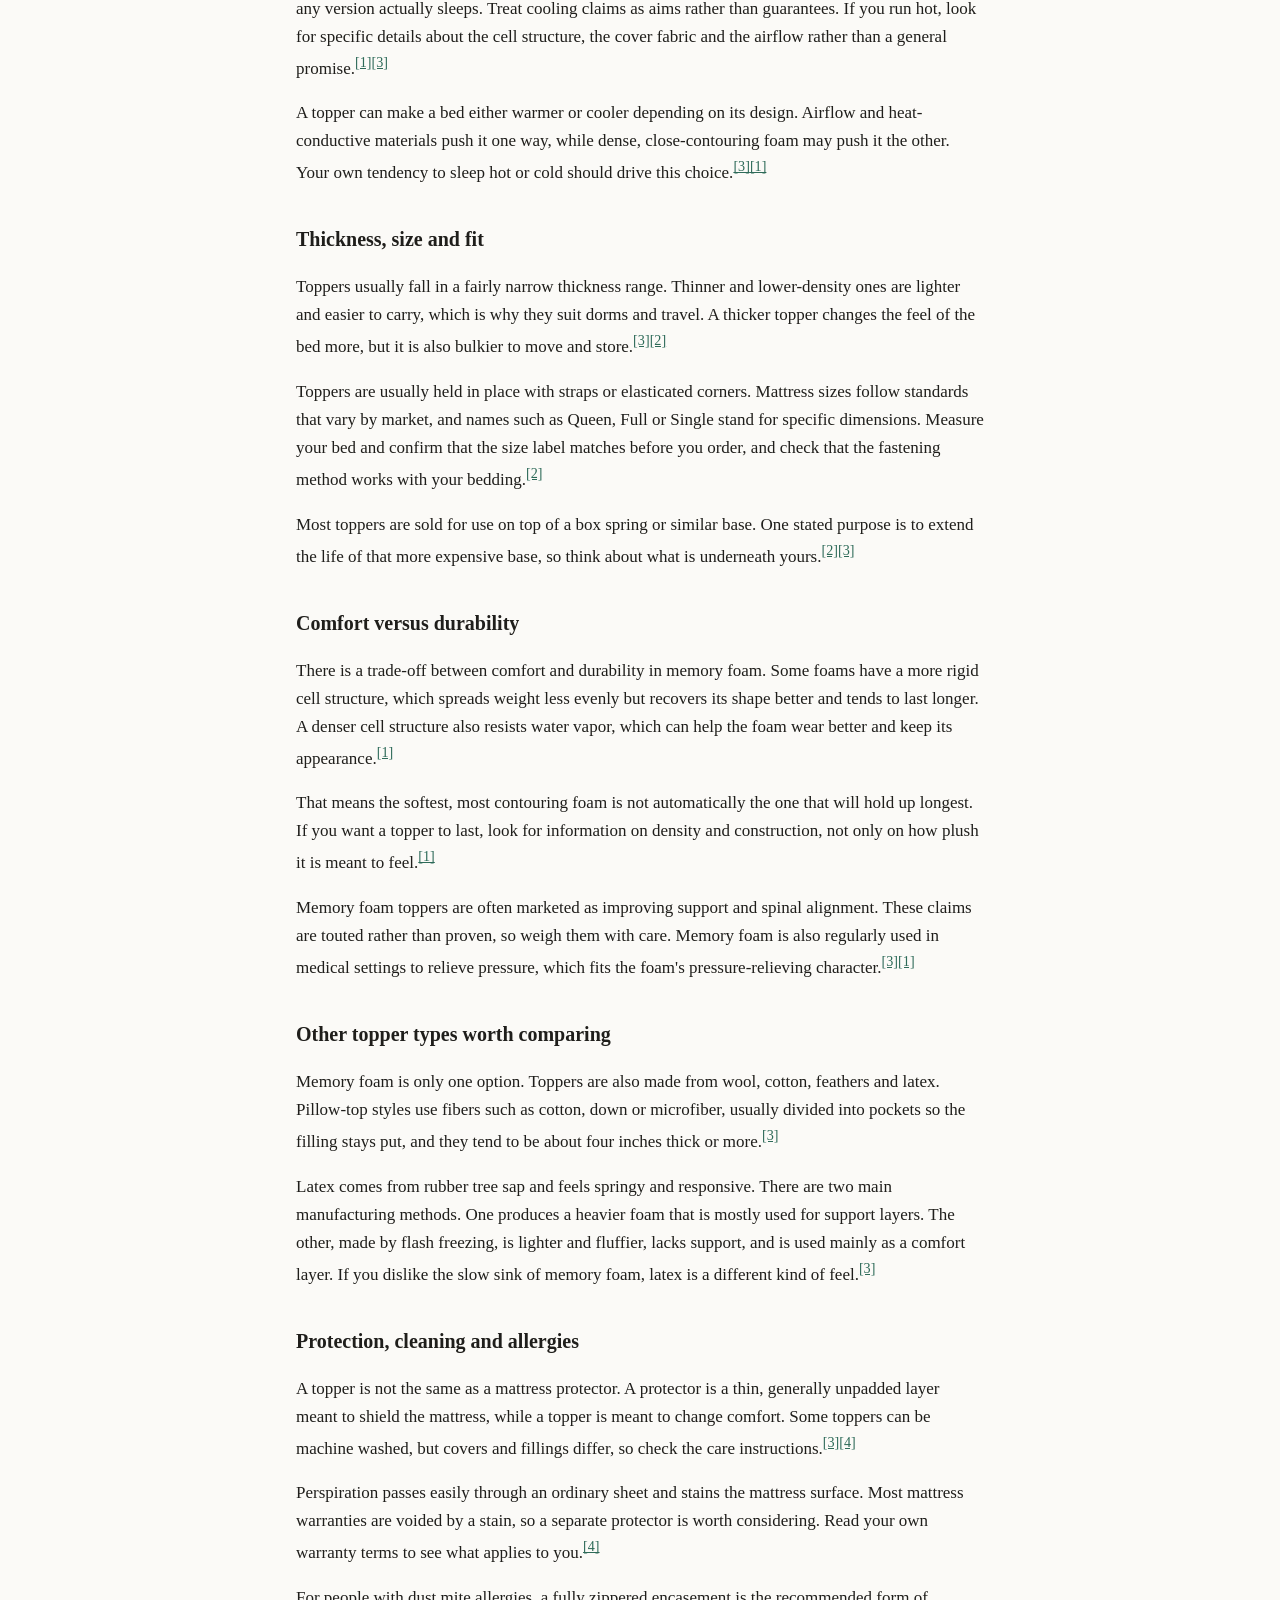
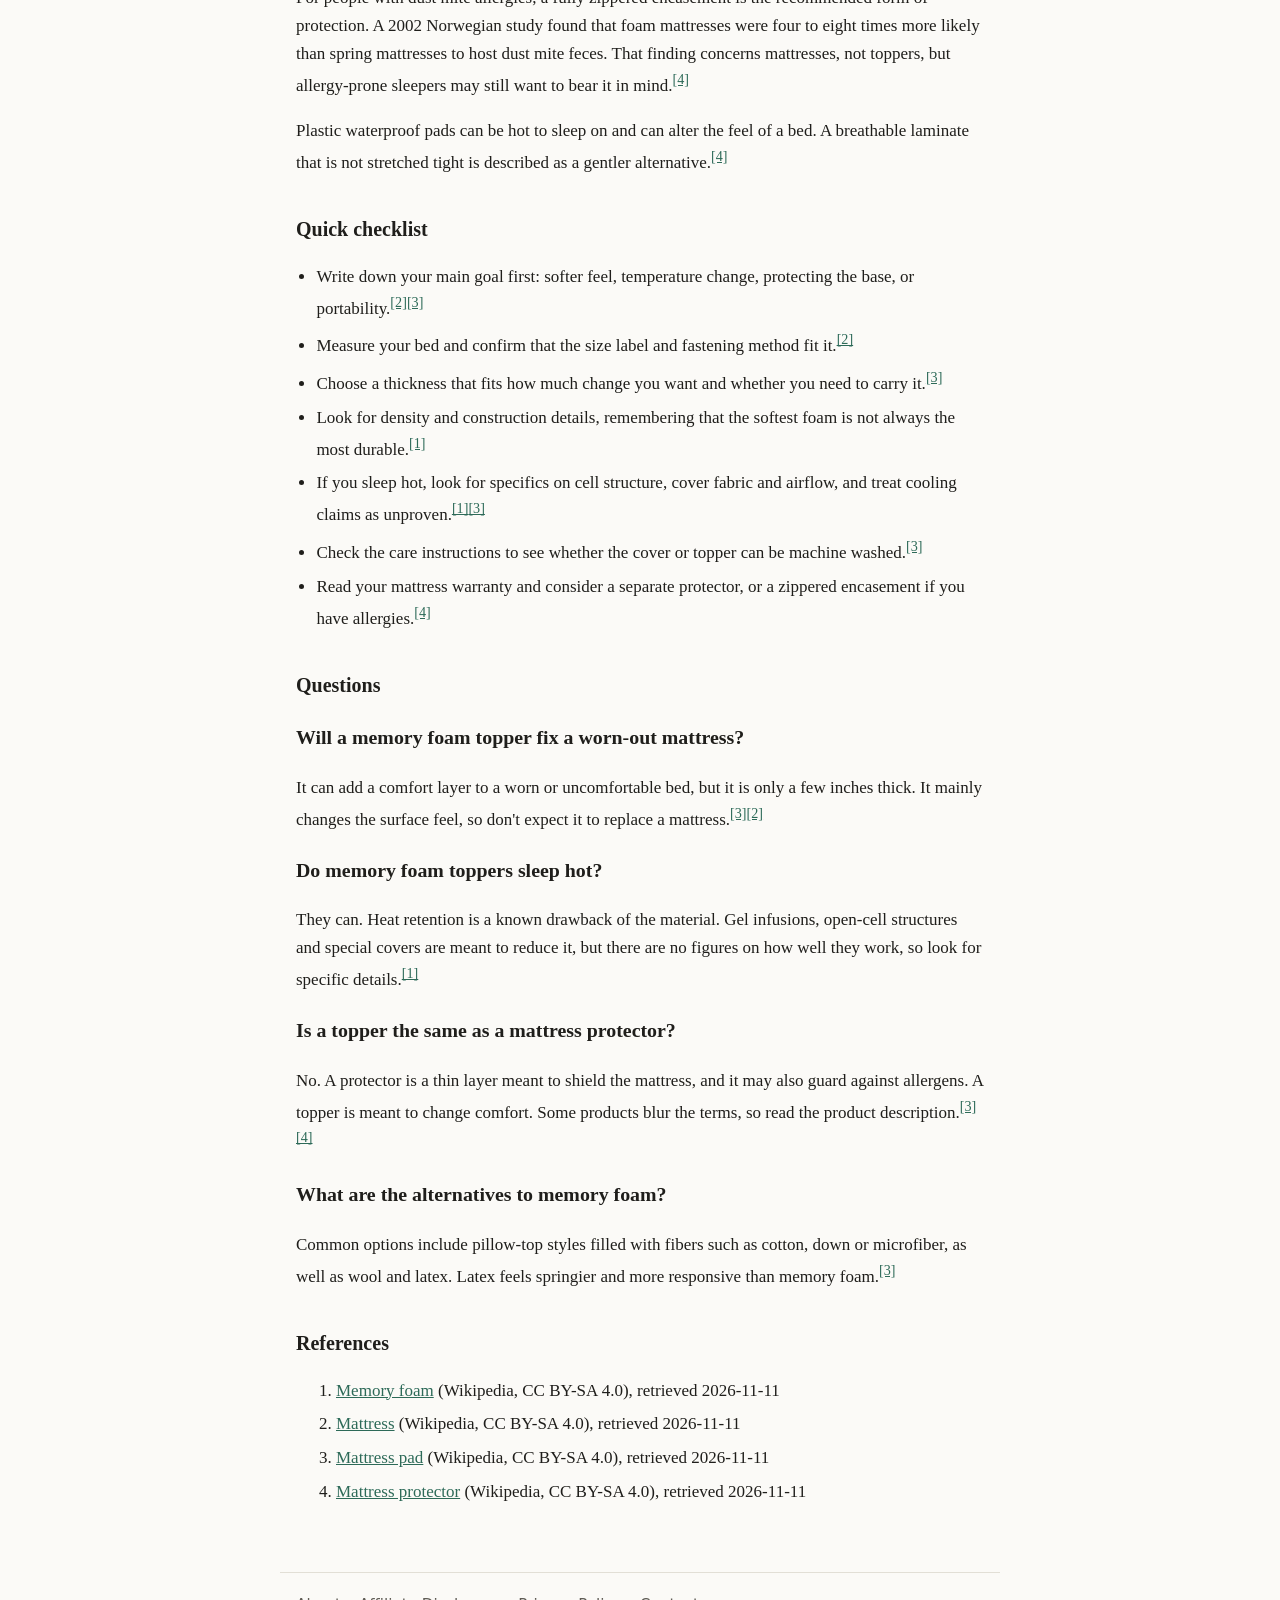
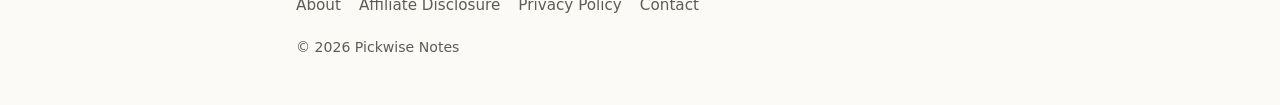
<file: how-to-choose-a-memory-foam-topper.html>
<!doctype html>
<html lang="en">
<head>
<meta charset="utf-8">
<meta name="viewport" content="width=device-width, initial-scale=1">
<title>How to choose a memory foam topper | Pickwise Notes</title>
<meta name="description" content="Decide whether a memory foam topper suits your bed: how the foam behaves, heat, thickness, durability and alternatives.">
<meta name="p:domain_verify" content="fe6a9e7fad22f0411eff3d90922be189"/>
<link rel="icon" href="favicon.ico" sizes="any">
<link rel="icon" type="image/png" sizes="32x32" href="favicon-32.png">
<link rel="apple-touch-icon" href="apple-touch-icon.png">
<link rel="manifest" href="site.webmanifest">
<meta name="theme-color" content="#2f6f5e">
<link rel="canonical" href="https://pickwisenotes.com/how-to-choose-a-memory-foam-topper.html">
<link rel="stylesheet" href="style.css">
</head>
<body>
<header class="site-header">
  <a class="brand" href="index.html">Pickwise Notes</a>
  <nav aria-label="Main">
    <a href="index.html">Home</a> <a href="about.html">About</a> <a href="contact.html">Contact</a>
    <a href="disclosure.html">Affiliate Disclosure</a> <a href="privacy.html">Privacy Policy</a>
  </nav>
</header>
<main>
<h1>How to choose a memory foam topper</h1>
<p class="notice"><strong>Not tested by us.</strong> We did not test any products for this guide. It is based on research from the references listed at the end, which are cited throughout.</p>
<p class="notice"><strong>No affiliate links.</strong> This guide contains no affiliate links. We earn nothing if you buy anything mentioned here.</p>
<p class="lead">Decide whether a memory foam topper suits your bed: how the foam behaves, heat, thickness, durability and alternatives.</p>
<h2>What a memory foam topper can and can&#x27;t do</h2>
<p>A mattress topper is a thin layer that sits on top of a bed, generally around two to four inches thick. A memory foam topper is the version made from viscoelastic polyurethane, the material commonly called memory foam.<sup><a href="#src-3">[3]</a></sup><sup><a href="#src-2">[2]</a></sup></p>
<p>People usually buy a topper for one of a few reasons: to soften a firm bed, to change how warm or cool the bed sleeps, to take wear off the more expensive base underneath, or to have something portable for a dorm or travel. Decide which of these is your real goal before comparing options, because each points toward different features.<sup><a href="#src-2">[2]</a></sup><sup><a href="#src-3">[3]</a></sup></p>
<p>A topper works as an extra comfort layer, especially useful when the existing mattress is worn or uncomfortable. Because it is only a few inches thick, think of it as changing the surface feel rather than replacing a mattress.<sup><a href="#src-3">[3]</a></sup><sup><a href="#src-2">[2]</a></sup></p>
<h2>How the foam behaves</h2>
<p>Memory foam is mostly polyurethane with added chemicals that raise its viscosity and density. Its cells are open, so air can move through the structure. Higher-density versions soften in response to body heat and mold to a warm body within a few minutes.<sup><a href="#src-1">[1]</a></sup></p>
<p>The foam&#x27;s behavior depends on temperature. If it gets too cold it stiffens, and if it gets too hot it acts more like ordinary foam and springs back quickly. A chilly bedroom may therefore make a topper feel firmer at first than it will once your body has warmed it.<sup><a href="#src-1">[1]</a></sup></p>
<p>The slow, gradual recovery comes partly from air needing time to flow back into the pores, and smaller pores slow that airflow further. Newer foams may recover their shape faster. Feel can therefore vary quite a bit between one memory foam topper and another, even when the material sounds the same.<sup><a href="#src-1">[1]</a></sup></p>
<h2>Sleeping warm: what the cooling features are meant to do</h2>
<p>Trapped heat can be a drawback of memory foam in mattresses and pillows. Later generations of the material used a more open cell structure to improve breathability.<sup><a href="#src-1">[1]</a></sup></p>
<p>Gel-infused foam, which fuses gel particles into the foam, was developed to reduce trapped body heat. A later variant used capsules of phase-change material, which absorb heat by changing from solid to liquid. Some makers also use moisture-wicking fabrics or phase-change materials in the covers.<sup><a href="#src-1">[1]</a></sup></p>
<p>These designs are intended to reduce heat, but there are no figures here showing how much cooler any version actually sleeps. Treat cooling claims as aims rather than guarantees. If you run hot, look for specific details about the cell structure, the cover fabric and the airflow rather than a general promise.<sup><a href="#src-1">[1]</a></sup><sup><a href="#src-3">[3]</a></sup></p>
<p>A topper can make a bed either warmer or cooler depending on its design. Airflow and heat-conductive materials push it one way, while dense, close-contouring foam may push it the other. Your own tendency to sleep hot or cold should drive this choice.<sup><a href="#src-3">[3]</a></sup><sup><a href="#src-1">[1]</a></sup></p>
<h2>Thickness, size and fit</h2>
<p>Toppers usually fall in a fairly narrow thickness range. Thinner and lower-density ones are lighter and easier to carry, which is why they suit dorms and travel. A thicker topper changes the feel of the bed more, but it is also bulkier to move and store.<sup><a href="#src-3">[3]</a></sup><sup><a href="#src-2">[2]</a></sup></p>
<p>Toppers are usually held in place with straps or elasticated corners. Mattress sizes follow standards that vary by market, and names such as Queen, Full or Single stand for specific dimensions. Measure your bed and confirm that the size label matches before you order, and check that the fastening method works with your bedding.<sup><a href="#src-2">[2]</a></sup></p>
<p>Most toppers are sold for use on top of a box spring or similar base. One stated purpose is to extend the life of that more expensive base, so think about what is underneath yours.<sup><a href="#src-2">[2]</a></sup><sup><a href="#src-3">[3]</a></sup></p>
<h2>Comfort versus durability</h2>
<p>There is a trade-off between comfort and durability in memory foam. Some foams have a more rigid cell structure, which spreads weight less evenly but recovers its shape better and tends to last longer. A denser cell structure also resists water vapor, which can help the foam wear better and keep its appearance.<sup><a href="#src-1">[1]</a></sup></p>
<p>That means the softest, most contouring foam is not automatically the one that will hold up longest. If you want a topper to last, look for information on density and construction, not only on how plush it is meant to feel.<sup><a href="#src-1">[1]</a></sup></p>
<p>Memory foam toppers are often marketed as improving support and spinal alignment. These claims are touted rather than proven, so weigh them with care. Memory foam is also regularly used in medical settings to relieve pressure, which fits the foam&#x27;s pressure-relieving character.<sup><a href="#src-3">[3]</a></sup><sup><a href="#src-1">[1]</a></sup></p>
<h2>Other topper types worth comparing</h2>
<p>Memory foam is only one option. Toppers are also made from wool, cotton, feathers and latex. Pillow-top styles use fibers such as cotton, down or microfiber, usually divided into pockets so the filling stays put, and they tend to be about four inches thick or more.<sup><a href="#src-3">[3]</a></sup></p>
<p>Latex comes from rubber tree sap and feels springy and responsive. There are two main manufacturing methods. One produces a heavier foam that is mostly used for support layers. The other, made by flash freezing, is lighter and fluffier, lacks support, and is used mainly as a comfort layer. If you dislike the slow sink of memory foam, latex is a different kind of feel.<sup><a href="#src-3">[3]</a></sup></p>
<h2>Protection, cleaning and allergies</h2>
<p>A topper is not the same as a mattress protector. A protector is a thin, generally unpadded layer meant to shield the mattress, while a topper is meant to change comfort. Some toppers can be machine washed, but covers and fillings differ, so check the care instructions.<sup><a href="#src-3">[3]</a></sup><sup><a href="#src-4">[4]</a></sup></p>
<p>Perspiration passes easily through an ordinary sheet and stains the mattress surface. Most mattress warranties are voided by a stain, so a separate protector is worth considering. Read your own warranty terms to see what applies to you.<sup><a href="#src-4">[4]</a></sup></p>
<p>For people with dust mite allergies, a fully zippered encasement is the recommended form of protection. A 2002 Norwegian study found that foam mattresses were four to eight times more likely than spring mattresses to host dust mite feces. That finding concerns mattresses, not toppers, but allergy-prone sleepers may still want to bear it in mind.<sup><a href="#src-4">[4]</a></sup></p>
<p>Plastic waterproof pads can be hot to sleep on and can alter the feel of a bed. A breathable laminate that is not stretched tight is described as a gentler alternative.<sup><a href="#src-4">[4]</a></sup></p>
<h2>Quick checklist</h2><ul>
<li>Write down your main goal first: softer feel, temperature change, protecting the base, or portability.<sup><a href="#src-2">[2]</a></sup><sup><a href="#src-3">[3]</a></sup></li>
<li>Measure your bed and confirm that the size label and fastening method fit it.<sup><a href="#src-2">[2]</a></sup></li>
<li>Choose a thickness that fits how much change you want and whether you need to carry it.<sup><a href="#src-3">[3]</a></sup></li>
<li>Look for density and construction details, remembering that the softest foam is not always the most durable.<sup><a href="#src-1">[1]</a></sup></li>
<li>If you sleep hot, look for specifics on cell structure, cover fabric and airflow, and treat cooling claims as unproven.<sup><a href="#src-1">[1]</a></sup><sup><a href="#src-3">[3]</a></sup></li>
<li>Check the care instructions to see whether the cover or topper can be machine washed.<sup><a href="#src-3">[3]</a></sup></li>
<li>Read your mattress warranty and consider a separate protector, or a zippered encasement if you have allergies.<sup><a href="#src-4">[4]</a></sup></li>
</ul>
<h2>Questions</h2>
<h3>Will a memory foam topper fix a worn-out mattress?</h3><p>It can add a comfort layer to a worn or uncomfortable bed, but it is only a few inches thick. It mainly changes the surface feel, so don&#x27;t expect it to replace a mattress.<sup><a href="#src-3">[3]</a></sup><sup><a href="#src-2">[2]</a></sup></p>
<h3>Do memory foam toppers sleep hot?</h3><p>They can. Heat retention is a known drawback of the material. Gel infusions, open-cell structures and special covers are meant to reduce it, but there are no figures on how well they work, so look for specific details.<sup><a href="#src-1">[1]</a></sup></p>
<h3>Is a topper the same as a mattress protector?</h3><p>No. A protector is a thin layer meant to shield the mattress, and it may also guard against allergens. A topper is meant to change comfort. Some products blur the terms, so read the product description.<sup><a href="#src-3">[3]</a></sup><sup><a href="#src-4">[4]</a></sup></p>
<h3>What are the alternatives to memory foam?</h3><p>Common options include pillow-top styles filled with fibers such as cotton, down or microfiber, as well as wool and latex. Latex feels springier and more responsive than memory foam.<sup><a href="#src-3">[3]</a></sup></p>
<h2>References</h2><ol class="references">
<li id="src-1"><a href="https://en.wikipedia.org/wiki/Memory_foam">Memory foam</a> (Wikipedia, CC BY-SA 4.0), retrieved 2026-11-11</li>
<li id="src-2"><a href="https://en.wikipedia.org/wiki/Mattress">Mattress</a> (Wikipedia, CC BY-SA 4.0), retrieved 2026-11-11</li>
<li id="src-3"><a href="https://en.wikipedia.org/wiki/Mattress_pad">Mattress pad</a> (Wikipedia, CC BY-SA 4.0), retrieved 2026-11-11</li>
<li id="src-4"><a href="https://en.wikipedia.org/wiki/Mattress_protector">Mattress protector</a> (Wikipedia, CC BY-SA 4.0), retrieved 2026-11-11</li>
</ol>
</main>
<footer class="site-footer">
  <nav aria-label="Footer">
    <a href="about.html">About</a> <a href="disclosure.html">Affiliate Disclosure</a>
    <a href="privacy.html">Privacy Policy</a> <a href="contact.html">Contact</a>
  </nav>
  <p>&copy; 2026 Pickwise Notes</p>
</footer>
</body>
</html>
</file>
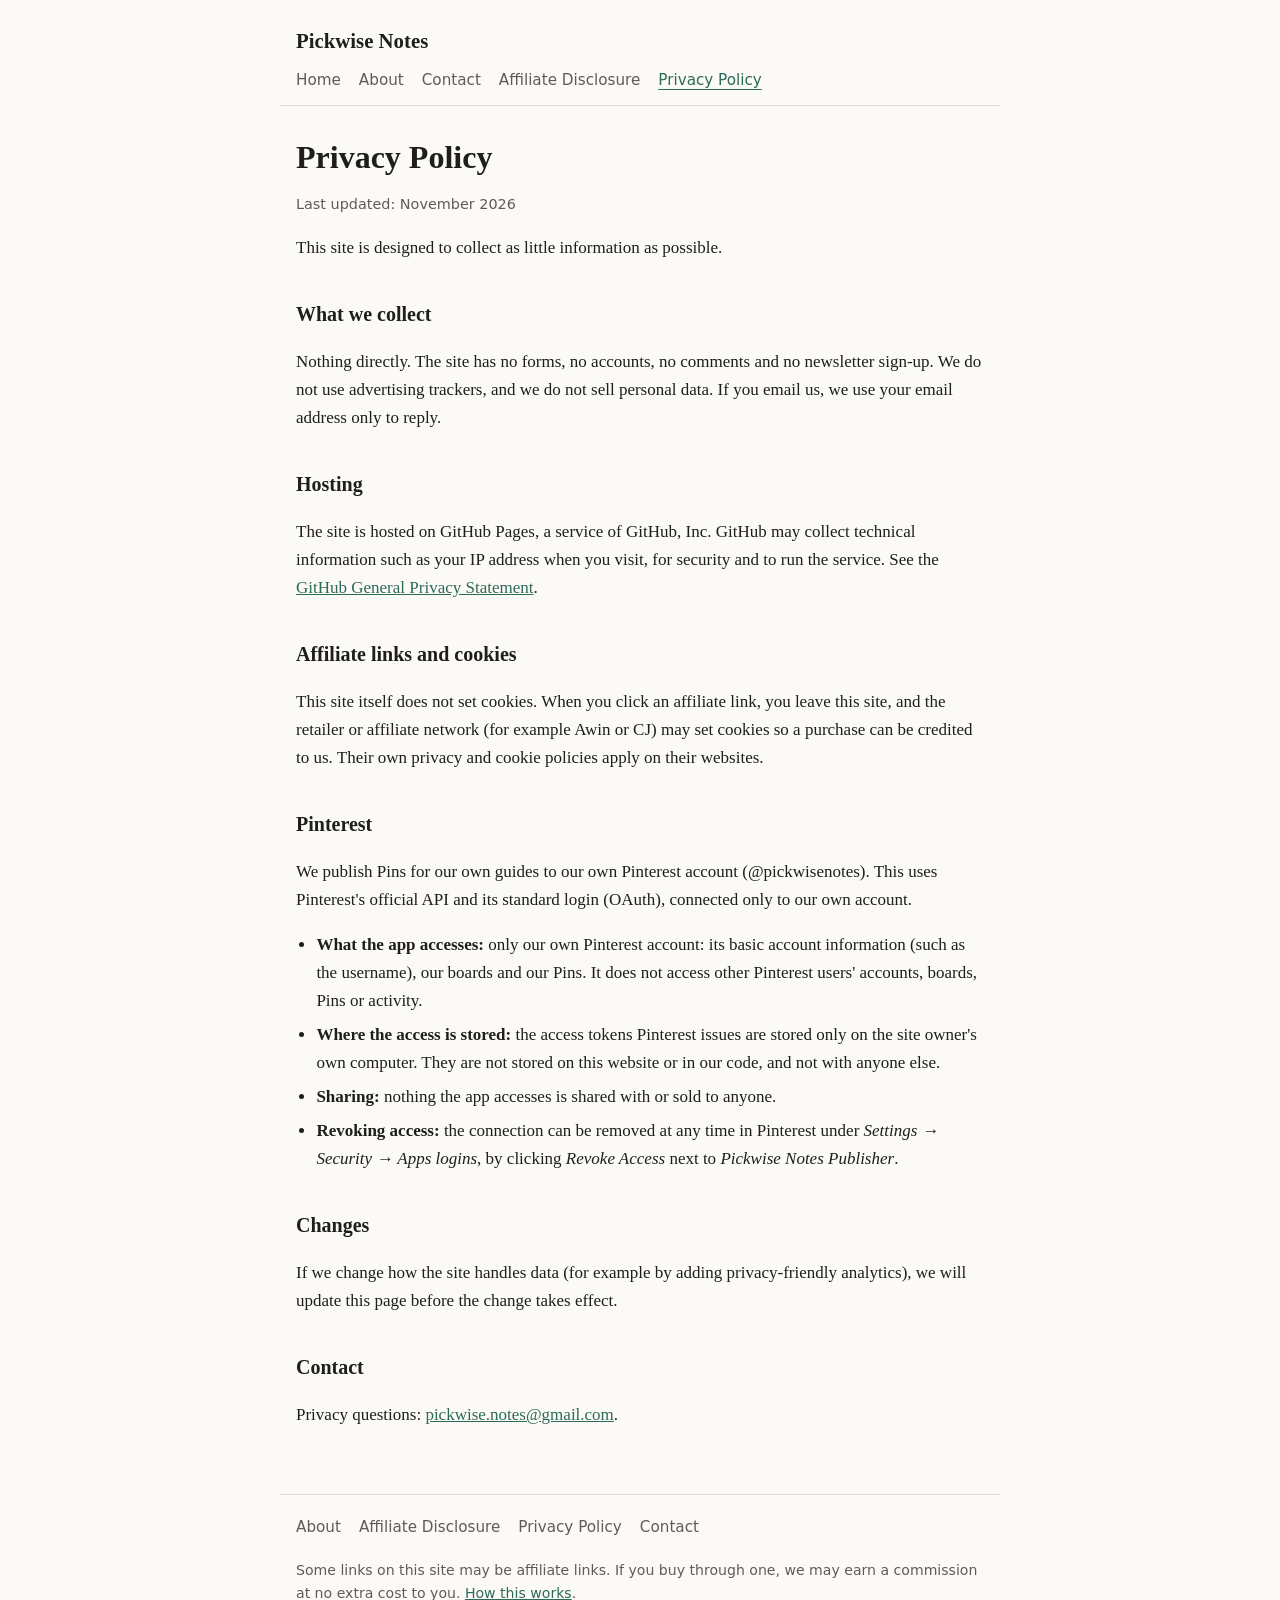
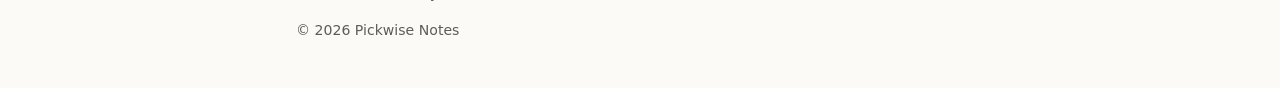
<file: privacy.html>
<!doctype html>
<html lang="en">
<head>
<meta charset="utf-8">
<meta name="viewport" content="width=device-width, initial-scale=1">
<title>Privacy Policy | Pickwise Notes</title>
<meta name="description" content="How Pickwise Notes handles your data.">
<meta name="p:domain_verify" content="fe6a9e7fad22f0411eff3d90922be189"/>
<link rel="icon" href="favicon.ico" sizes="any">
<link rel="icon" type="image/png" sizes="32x32" href="favicon-32.png">
<link rel="apple-touch-icon" href="apple-touch-icon.png">
<link rel="manifest" href="site.webmanifest">
<meta name="theme-color" content="#2f6f5e">
<link rel="stylesheet" href="style.css">
<link rel="canonical" href="https://pickwisenotes.com/privacy.html">
</head>
<body>
<header class="site-header">
  <a class="brand" href="index.html">Pickwise Notes</a>
  <nav aria-label="Main">
    <a href="index.html">Home</a>
    <a href="about.html">About</a>
    <a href="contact.html">Contact</a>
    <a href="disclosure.html">Affiliate Disclosure</a>
    <a href="privacy.html" aria-current="page">Privacy Policy</a>
  </nav>
</header>
<main>
<h1>Privacy Policy</h1>
<p class="meta">Last updated: November 2026</p>
<p>This site is designed to collect as little information as possible.</p>
<h2>What we collect</h2>
<p>Nothing directly. The site has no forms, no accounts, no comments and no newsletter sign-up. We do
not use advertising trackers, and we do not sell personal data. If you email us, we use your email
address only to reply.</p>
<h2>Hosting</h2>
<p>The site is hosted on GitHub Pages, a service of GitHub, Inc. GitHub may collect technical
information such as your IP address when you visit, for security and to run the service. See the
<a href="https://docs.github.com/en/site-policy/privacy-policies/github-general-privacy-statement">GitHub
General Privacy Statement</a>.</p>
<h2>Affiliate links and cookies</h2>
<p>This site itself does not set cookies. When you click an affiliate link, you leave this site, and the
retailer or affiliate network (for example Awin or CJ) may set cookies so a purchase can be credited to us.
Their own privacy and cookie policies apply on their websites.</p>
<h2>Pinterest</h2>
<p>We publish Pins for our own guides to our own Pinterest account (@pickwisenotes). This uses Pinterest's
official API and its standard login (OAuth), connected only to our own account.</p>
<ul>
  <li><strong>What the app accesses:</strong> only our own Pinterest account: its basic account information
  (such as the username), our boards and our Pins. It does not access other Pinterest users' accounts,
  boards, Pins or activity.</li>
  <li><strong>Where the access is stored:</strong> the access tokens Pinterest issues are stored only on the
  site owner's own computer. They are not stored on this website or in our code, and not with anyone else.</li>
  <li><strong>Sharing:</strong> nothing the app accesses is shared with or sold to anyone.</li>
  <li><strong>Revoking access:</strong> the connection can be removed at any time in Pinterest under
  <em>Settings → Security → Apps logins</em>, by clicking <em>Revoke Access</em> next to
  <em>Pickwise Notes Publisher</em>.</li>
</ul>
<h2>Changes</h2>
<p>If we change how the site handles data (for example by adding privacy-friendly analytics), we will
update this page before the change takes effect.</p>
<h2>Contact</h2>
<p>Privacy questions: <a href="mailto:pickwise.notes@gmail.com">pickwise.notes@gmail.com</a>.</p>
</main>
<footer class="site-footer">
  <nav aria-label="Footer">
    <a href="about.html">About</a>
    <a href="disclosure.html">Affiliate Disclosure</a>
    <a href="privacy.html">Privacy Policy</a>
    <a href="contact.html">Contact</a>
  </nav>
  <p>Some links on this site may be affiliate links. If you buy through one, we may earn a commission
  at no extra cost to you. <a href="disclosure.html">How this works</a>.</p>
  <p>&copy; 2026 Pickwise Notes</p>
</footer>
</body>
</html>
</file>
<file: style.css>
:root {
  --bg: #fbfaf7;
  --surface: #f1efe8;
  --text: #1f1e1b;
  --muted: #5f5c55;
  --accent: #2d6a58;
  --line: #e2dfd6;
}
@media (prefers-color-scheme: dark) {
  :root { --bg: #161715; --surface: #20211e; --text: #ecebe6; --muted: #aaa79f; --accent: #82c4b0; --line: #2f302c; }
}
* { box-sizing: border-box; }
html { -webkit-text-size-adjust: 100%; }
body {
  margin: 0; background: var(--bg); color: var(--text);
  font: 17px/1.65 Georgia, "Times New Roman", serif;
}
.site-header, main, .site-footer { max-width: 720px; margin: 0 auto; padding-left: 16px; padding-right: 16px; }
.site-header { padding-top: 24px; padding-bottom: 8px; border-bottom: 1px solid var(--line); }
.brand { display: inline-block; margin-bottom: 6px; font-weight: bold; font-size: 1.3rem; color: var(--text); text-decoration: none; }
nav { display: flex; flex-wrap: wrap; gap: 4px 18px; font-family: system-ui, -apple-system, "Segoe UI", sans-serif; font-size: .95rem; }
nav a { color: var(--muted); text-decoration: none; padding: 4px 0; }
nav a:hover, nav a[aria-current="page"] { color: var(--accent); text-decoration: underline; text-underline-offset: 4px; }
main { padding-top: 16px; padding-bottom: 48px; }
h1 { font-size: 2rem; line-height: 1.2; margin: .5em 0 .5em; }
h2 { font-size: 1.25rem; margin-top: 1.8em; }
a { color: var(--accent); }
ul { padding-left: 1.2em; }
li { margin-bottom: .35em; }
.lead { font-size: 1.12rem; }
.notice { background: var(--surface); border-left: 4px solid var(--accent); padding: 12px 16px; border-radius: 4px; }
.meta { color: var(--muted); font-size: .9rem; font-family: system-ui, sans-serif; }
.email { font-size: 1.15rem; overflow-wrap: anywhere; }
.site-footer { border-top: 1px solid var(--line); padding-top: 16px; padding-bottom: 32px; color: var(--muted);
  font-family: system-ui, -apple-system, "Segoe UI", sans-serif; font-size: .88rem; }
.site-footer nav { margin-bottom: 8px; }
@media (max-width: 480px) { h1 { font-size: 1.6rem; } body { font-size: 16px; } }
</file>
